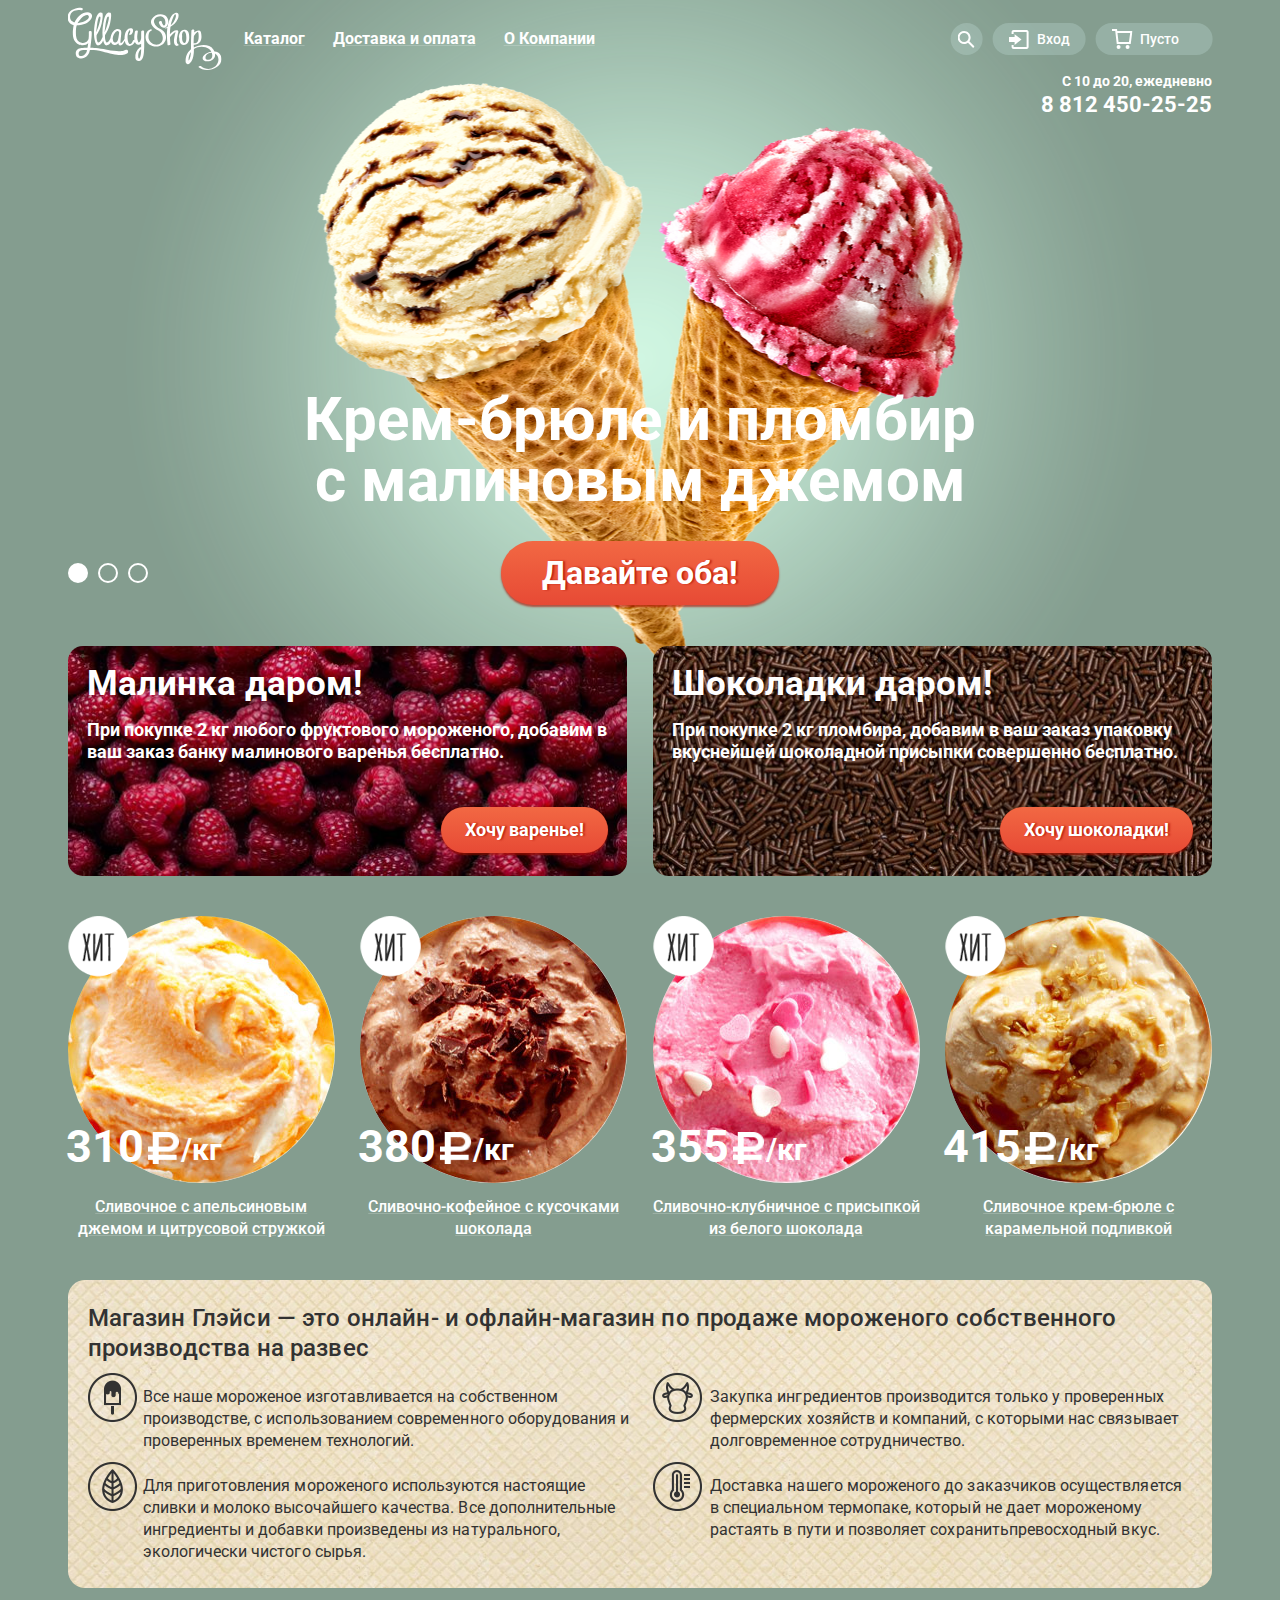
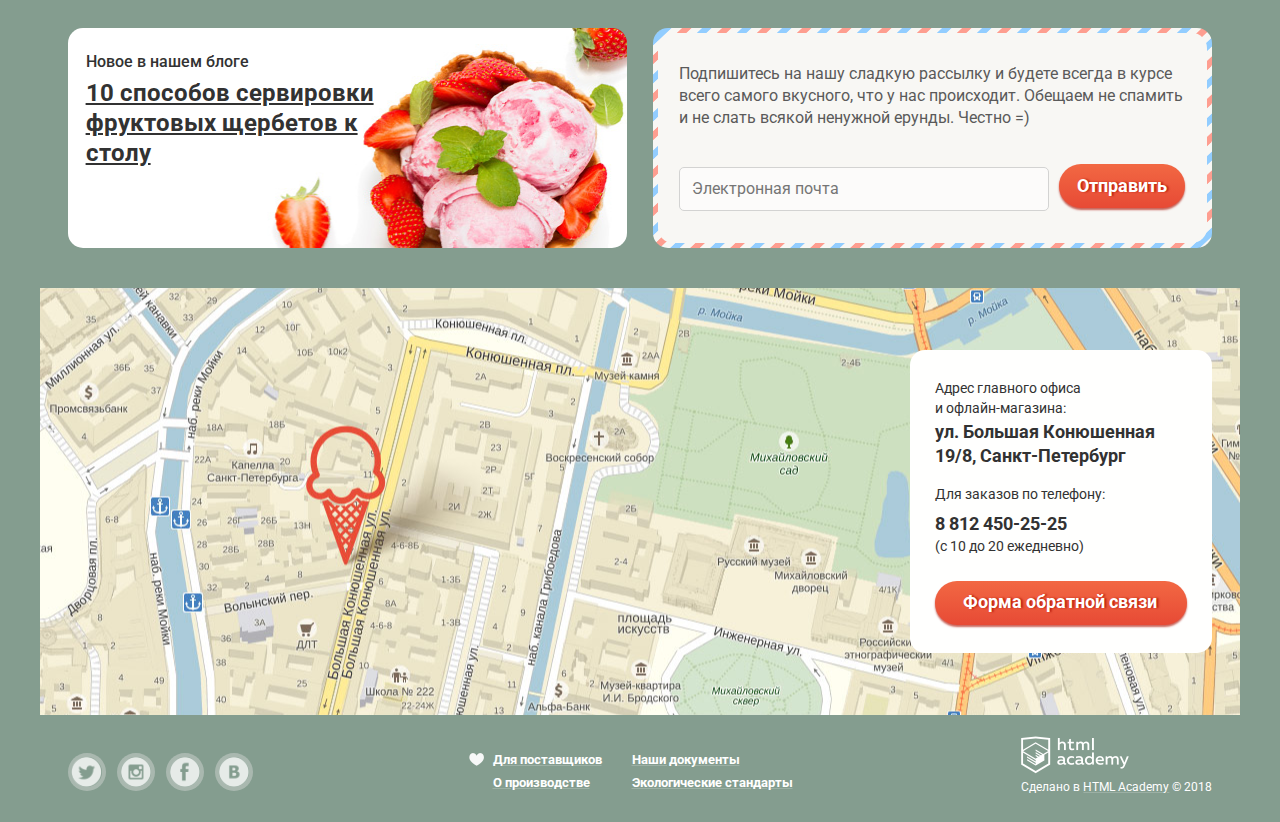
<file: index.html>
<!DOCTYPE html>
<html lang="ru">
    <head>
        <meta charset="utf-8">
        <title>HTML Academy: Глейси</title>
        <link href="https://fonts.googleapis.com/css?family=Roboto:400,500,700" rel="stylesheet">
        <link rel="stylesheet" href="css/normalize.css">
        <link rel="stylesheet" href="css/style.css">
    </head>

    <body>
        <div class="page__wrapper">
            <h1 class="visually-hidden">Магазин мороженого</h1>
            <header class="header">
                <div class="header__item">
                    <img class="header__logo-link" src="img/index-logo.svg" alt="Глейси" width="154" height="64">
                    <nav class="header__navigation">
                        <ul class="header__navigation-items">
                            <li class="header__navigation-item">
                                <a class="header__navigation-link" href="#">Каталог</a>
                                <div class="header__navigation-dropped--wrap">
                                    <ul class="header__navigation-dropped">
                                        <li>
                                            <a class="header__navigation-dropped-link--title" href="#">Новинки</a>
                                        </li>
                                        <li>
                                            <a class="header__navigation-dropped-link" href="catalog.html">Сливочное</a>
                                        </li>
                                        <li>
                                            <a class="header__navigation-dropped-link" href="#">Щербеты</a>
                                        </li>
                                        <li>
                                            <a class="header__navigation-dropped-link" href="#">Фруктовый лед</a>
                                        </li>
                                        <li>
                                            <a class="header__navigation-dropped-link" href="#">Мелорин</a>
                                        </li>
                                    </ul>
                                </div>
                            </li>
                            <li class="header__navigation-item">
                                <a class="header__navigation-link" href="#">Доставка и оплата</a>
                            </li>
                            <li class="header__navigation-item">
                                <a class="header__navigation-link" href="#">О Компании</a>
                            </li>
                        </ul>
                    </nav>
                </div>
                <div class="header__item">
                    <div class="header__item-control">
                        <div class="header__search">
                            <img class="header__search-picture" src="img/loop.svg" alt="Поиск">
                            <img class="header__search-picture" src="img/loop-black.svg" alt="Поиск">
                            <form class="header__search-dropped" method="get" action="https://echo.htmlacademy.ru">
                                <div class="header__search-dropped__wraper">
                                    <label for="header__search-field"></label>
                                    <input class="header__search-dropped__input" id="header__search-field" type="text" name="header__search-field" value="" placeholder="Что ищем?">
                                </div>
                            </form>
                        </div>
                        <div class="header__login">
                            <img class="header__login-picture" src="img/entrance.svg" alt="Вход">
                            <img class="header__login-picture" src="img/entrance-black.svg" alt="Вход">
                            <p class="header__login-description">Вход</p>
                            <form class="header__login-dropped" method="post" action="https://echo.htmlacademy.ru">
                                <div class="header__login-dropped--wrapper">
                                    <label for="header__login-email-field"></label>
                                    <input class="header__login-dropped__input" id="header__login-email-field" type="email" name="header__login-email-field" value="" placeholder="Электронная почта">
                                    <label for="header__login-password-field"></label>
                                    <input class="header__login-dropped__input" id="header__login-password-field" type="password" name="header__login-password-field" value="" placeholder="Пароль">
                                    <button class="header__login-btn">Войти</button>
                                    <div class="header__login-links">
                                        <a class="header__login-link" href="#">Забыли пароль?</a>
                                        <a class="header__login-link" href="#">Новая регистрация</a>
                                    </div>
                                </div>
                            </form>
                        </div>
                        <a class="header__basket" href="#">
                            <img class="header__basket-picture" src="img/basket.svg" alt="Корзина">
                            <img class="header__basket-picture" src="img/basket-full.svg" alt="Корзина">
                            <p class="header__basket-description">Пусто</p>
                        </a>
                        <div class="dropped__basket" style="display: none">
                            <div class="dropped__basket-item">
                                Товар№1
                            </div>
                            <div class="dropped__basket-item">
                                Товар№2
                            </div>
                        </div>
                        <div class="header__item-mode">
                            <p class="header__item-mode-time">C 10 до 20, ежедневно</p>
                            <a class="header__item-mode-phone" href="tel:88124502525">8 812 450-25-25</a>
                        </div>
                    </div>
                </div>
            </header>

            <main>
                <div class="slider">
                    <input id="first" class="slider__input-switcher visually-hidden" type="radio" name="slider" value="1" checked>
                    <label class="slider-switcher slider-switcher--1" for="first"></label>
                    <div class="slider__item">
                        <img class="slider-picture" src="img/first-slide.png" alt="Мороженое" width="1045" height="881">
                        <p class="slider-description">Крем-брюле и пломбир с малиновым джемом</p>
                        <a class="slider-link" href="#">Давайте оба!</a>
                    </div>

                    <input id="second" class="slider__input-switcher visually-hidden" type="radio" name="slider" value="2">
                    <label class="slider-switcher slider-switcher--2" for="second"></label>
                    <div class="slider__item">
                        <img class="slider-picture" src="img/second-slide.png" alt="Мороженое" width="1045" height="881">
                        <p class="slider-description">Шоколадный пломбир и лимонный сорбет</p>
                        <a class="slider-link" href="#">Давайте оба!</a>
                    </div>

                    <input id="third" class="slider__input-switcher visually-hidden" type="radio" name="slider" value="3">
                    <label class="slider-switcher slider-switcher--3" for="third"></label>
                    <div class="slider__item">
                        <img class="slider-picture" src="img/third-slide.png" alt="Мороженое" width="1045" height="881">
                        <p class="slider-description">Пломбир с помадкой и клубничный щербет</p>
                        <a class="slider-link" href="#">Давайте оба!</a>
                    </div>
                </div>
                <section class="main__container">
                    <div class="promo">
                        <h2 class="visually-hidden">Акция</h2>
                        <h3 class="promo-title">Малинка даром!</h3>
                        <p class="promo-description">При покупке 2 кг любого фруктового мороженого, добавим в ваш заказ банку малинового варенья бесплатно.</p>
                        <a class="promo-btn" href="#">Хочу варенье!</a>
                    </div>
                    <div class="promo">
                        <h2 class="visually-hidden">Акция</h2>
                        <h3 class="promo-title">Шоколадки даром!</h3>
                        <p class="promo-description">При покупке 2 кг пломбира, добавим в ваш заказ упаковку вкуснейшей шоколадной присыпки совершенно бесплатно.</p>
                        <a class="promo-btn" href="#">Хочу шоколадки!</a>
                    </div>
                </section>
                <section>
                    <h2 class="visually-hidden">Популярные товары</h2>
                    <div class="popular-items">
                        <div class="popular__item">
                            <div class="popular__item-picture--wrap">
                                <img class="popular__item-picture" src="img/ice-cream-1.jpg" alt="Мороженое" width="267" height="267">
                            </div>
                            <img class="popular__item-picture-hit" src="img/popular-item-hit.png" alt="Хит" width="61" height="61">
                            <p class="popular__item-price">
                                310
                                <img class="popular__item-picture-ruble" src="img/ruble.png" alt="Р" width="31" height="36">
                                <span class="popular__item-weight">/кг</span>
                            </p>
                            <a class="popular__item-link" href="#">Сливочное с апельсиновым джемом и цитрусовой стружкой</a>
                            <div class="popular__item-hover">
                                <button class="popular__item-quick">Быстрый просмотр</button>
                            </div>
                        </div>
                        <div class="popular__item">
                            <div class="popular__item-picture--wrap">
                                <img class="popular__item-picture" src="img/ice-cream-2.jpg" alt="Мороженое" width="267" height="267">
                            </div>
                            <img class="popular__item-picture-hit" src="img/popular-item-hit.png" alt="Хит" width="61" height="61">
                            <p class="popular__item-price">
                                380
                                <img class="popular__item-picture-ruble" src="img/ruble.png" alt="Р" width="31" height="36">
                                <span class="popular__item-weight">/кг</span>
                            </p>
                            <a class="popular__item-link" href="#">Сливочно-кофейное с кусочками шоколада</a>
                            <div class="popular__item-hover">
                                <button class="popular__item-quick">Быстрый просмотр</button>
                            </div>
                        </div>
                        <div class="popular__item">
                            <div class="popular__item-picture--wrap">
                                <img class="popular__item-picture" src="img/ice-cream-3.jpg" alt="Мороженое" width="267" height="267">
                            </div>
                            <img class="popular__item-picture-hit" src="img/popular-item-hit.png" alt="Хит" width="61" height="61">
                            <p class="popular__item-price">
                                355
                                <img class="popular__item-picture-ruble" src="img/ruble.png" alt="Р" width="31" height="36">
                                <span class="popular__item-weight">/кг</span>
                            </p>
                            <a class="popular__item-link" href="#">Сливочно-клубничное с присыпкой из белого шоколада</a>
                            <div class="popular__item-hover">
                                <button class="popular__item-quick">Быстрый просмотр</button>
                            </div>
                        </div>
                        <div class="popular__item">
                            <div class="popular__item-picture--wrap">
                                <img class="popular__item-picture" src="img/ice-cream-4.jpg" alt="Мороженое" width="267" height="267">
                            </div>
                            <img class="popular__item-picture-hit" src="img/popular-item-hit.png" alt="Хит" width="61" height="61">
                            <p class="popular__item-price">
                                415
                                <img class="popular__item-picture-ruble" src="img/ruble.png" alt="Р" width="31" height="36">
                                <span class="popular__item-weight">/кг</span>
                            </p>
                            <a class="popular__item-link" href="#">Сливочное крем-брюле с карамельной подливкой</a>
                            <div class="popular__item-hover">
                                <button class="popular__item-quick">Быстрый просмотр</button>
                            </div>
                        </div>
                    </div>
                </section>
                <section class="advantages">
                    <h2 class="visually-hidden">О компании</h2>
                    <h3 class="advantages__title">Магазин Глэйси — это онлайн- и офлайн-магазин по продаже мороженого собственного производства на развес</h3>
                    <div class="advantages__items">
                        <div class="advantages__item">
                            <img class="advantages__item-picture" src="img/ice.png" alt="Мороженое" width="49" height="49">
                            <p class="advantages__item-description">
                                Все наше мороженое изготавливается на собственном производстве, с использованием современного оборудования и проверенных временем технологий.
                            </p>
                        </div>
                        <div class="advantages__item">
                            <img class="advantages__item-picture" src="img/cow.png" alt="Корова" width="49" height="49">
                            <p class="advantages__item-description">
                                Закупка ингредиентов производится только у проверенных фермерских хозяйств и компаний, с которыми нас связывает долговременное сотрудничество.
                            </p>
                        </div>
                        <div class="advantages__item">
                            <img class="advantages__item-picture" src="img/leaf.png" alt="Листик" width="49" height="49">
                            <p class="advantages__item-description">
                                Для приготовления мороженого используются настоящие сливки и молоко высочайшего качества. Все дополнительные ингредиенты и добавки произведены из натурального, экологически чистого сырья.
                            </p>
                        </div>
                        <div class="advantages__item">
                            <img class="advantages__item-picture" src="img/thermometer.png" alt="Градусник" width="49" height="49">
                            <p class="advantages__item-description">
                                Доставка нашего мороженого до заказчиков осуществляется в специальном термопаке, который не дает мороженому растаять в пути и позволяет сохранитьпревосходный вкус.
                            </p>
                        </div>
                    </div>
                </section>
                <section class="main__container">
                    <article class="blog">
                        <h2 class="visually-hidden">Блог</h2>
                        <p class="blog__title">Новое в нашем блоге</p>
                        <a class="blog__link" href="#">10 способов сервировки фруктовых щербетов к столу</a>
                    </article>
                    <div class="distribution">
                        <div class="distribution__wrap">
                            <p class="distribution-description">
                                Подпишитесь на нашу сладкую рассылку и будете всегда в курсе всего самого вкусного, что у нас происходит. Обещаем не спамить и не слать всякой ненужной ерунды. Честно =)
                            </p>
                            <form class="distribution-form" method="post" action="https://echo.htmlacademy.ru">
                                <label for="distribution-email"></label>
                                <input class="distribution-email" id="distribution-email" type="email" name="email" value="" placeholder="Электронная почта">
                                <button class="distribution-btn">Отправить</button>
                            </form>
                        </div>
                    </div>
                </section>
                <section class="contacts">
                    <div class="contacts-menu">
                        <p class="contacts-address">Адрес главного офиса<br>и офлайн-магазина:</p>
                        <p class="contacts-address-magnified">ул. Большая Конюшенная<br>19/8, Санкт-Петербург</p>
                        <p class="contacts-address">Для заказов по телефону:</p>
                        <a class="contacts-link" href="tel:88124502525">
                            8 812 450-25-25
                            <p class="contacts-address">(с 10 до 20 ежедневно)</p>
                        </a>
                        <a class="contacts-btn" href="feedback.html">Форма обратной связи</a>
                    </div>
                </section>
            </main>

            <footer class="footer">
                <div class="footer__social">
                    <a class="footer__social-link social-link__twitter" href="#" target="_blank">
                        <span class="visually-hidden">Twitter</span>
                    </a>
                    <a class="footer__social-link social-link__instagram" href="#" target="_blank">
                        <span class="visually-hidden">Instagram</span>
                    </a>
                    <a class="footer__social-link social-link__facebook" href="#" target="_blank">
                        <span class="visually-hidden">Facebook</span>
                    </a>
                    <a class="footer__social-link social-link-vk" href="#" target="_blank">
                        <span class="visually-hidden">ВКонтакте</span>
                    </a>
                </div>
                <div class="footer__production-info">
                    <a class="footer__production-info-like" href="#">
                        <span class="visually-hidden">like</span>
                    </a>
                    <div class="footer__production-info__wrap">
                        <a class="footer__production-info-link" href="#">Для поставщиков</a>
                        <a class="footer__production-info-link" href="#">О производстве</a>
                    </div>
                    <div class="footer__production-info__wrap">
                        <a class="footer__production-info-link" href="#">Наши документы</a>
                        <a class="footer__production-info-link" href="#">Экологические стандарты</a>
                    </div>
                </div>
                <div class="footer__copyright">
                    <a class="footer__copyright-picture" href="https://up.htmlacademy.ru/htmlcss/20" target="_blank"></a>
                    <p class="footer__copyright-description">
                        Сделано в 
                        <a class="footer__production-info-link" href="https://up.htmlacademy.ru/htmlcss/20" target="_blank">HTML Academy</a>
                        © 2018
                    </p>
                </div>
            </footer>
        </div>

        <div class="feedback__popup">
            <div class="feedback">
                <h2 class="feedback__title">Мы обязательно вам ответим!</h2>
                <button class="feedback__btn-close" type="button">x</button>
                <form class="feedback__form" id="feedback-form" action="https://echo.htmlacademy.ru" method="post">
                    <label for="user-name"></label>
                    <input class="feedback__form-name" id="user-name" type="text" name="user-name" placeholder="Как вас зовут?">
                    <label for="user-email"></label>
                    <input class="feedback__form-email" id="user-email" type="email" name="user-email" placeholder="Ваша почта для ответа?">
                    <label for="user-message"></label>
                    <textarea class="feedback__form-description" id="user-message" name="user-message" placeholder="Напишите что-нибудь..."></textarea>
                    <button class="feedback__form-btn">Отправить</button>
                </form>
            </div>
        </div>
        <script src="js/script.js"></script>
    </body>
</html>
</file>
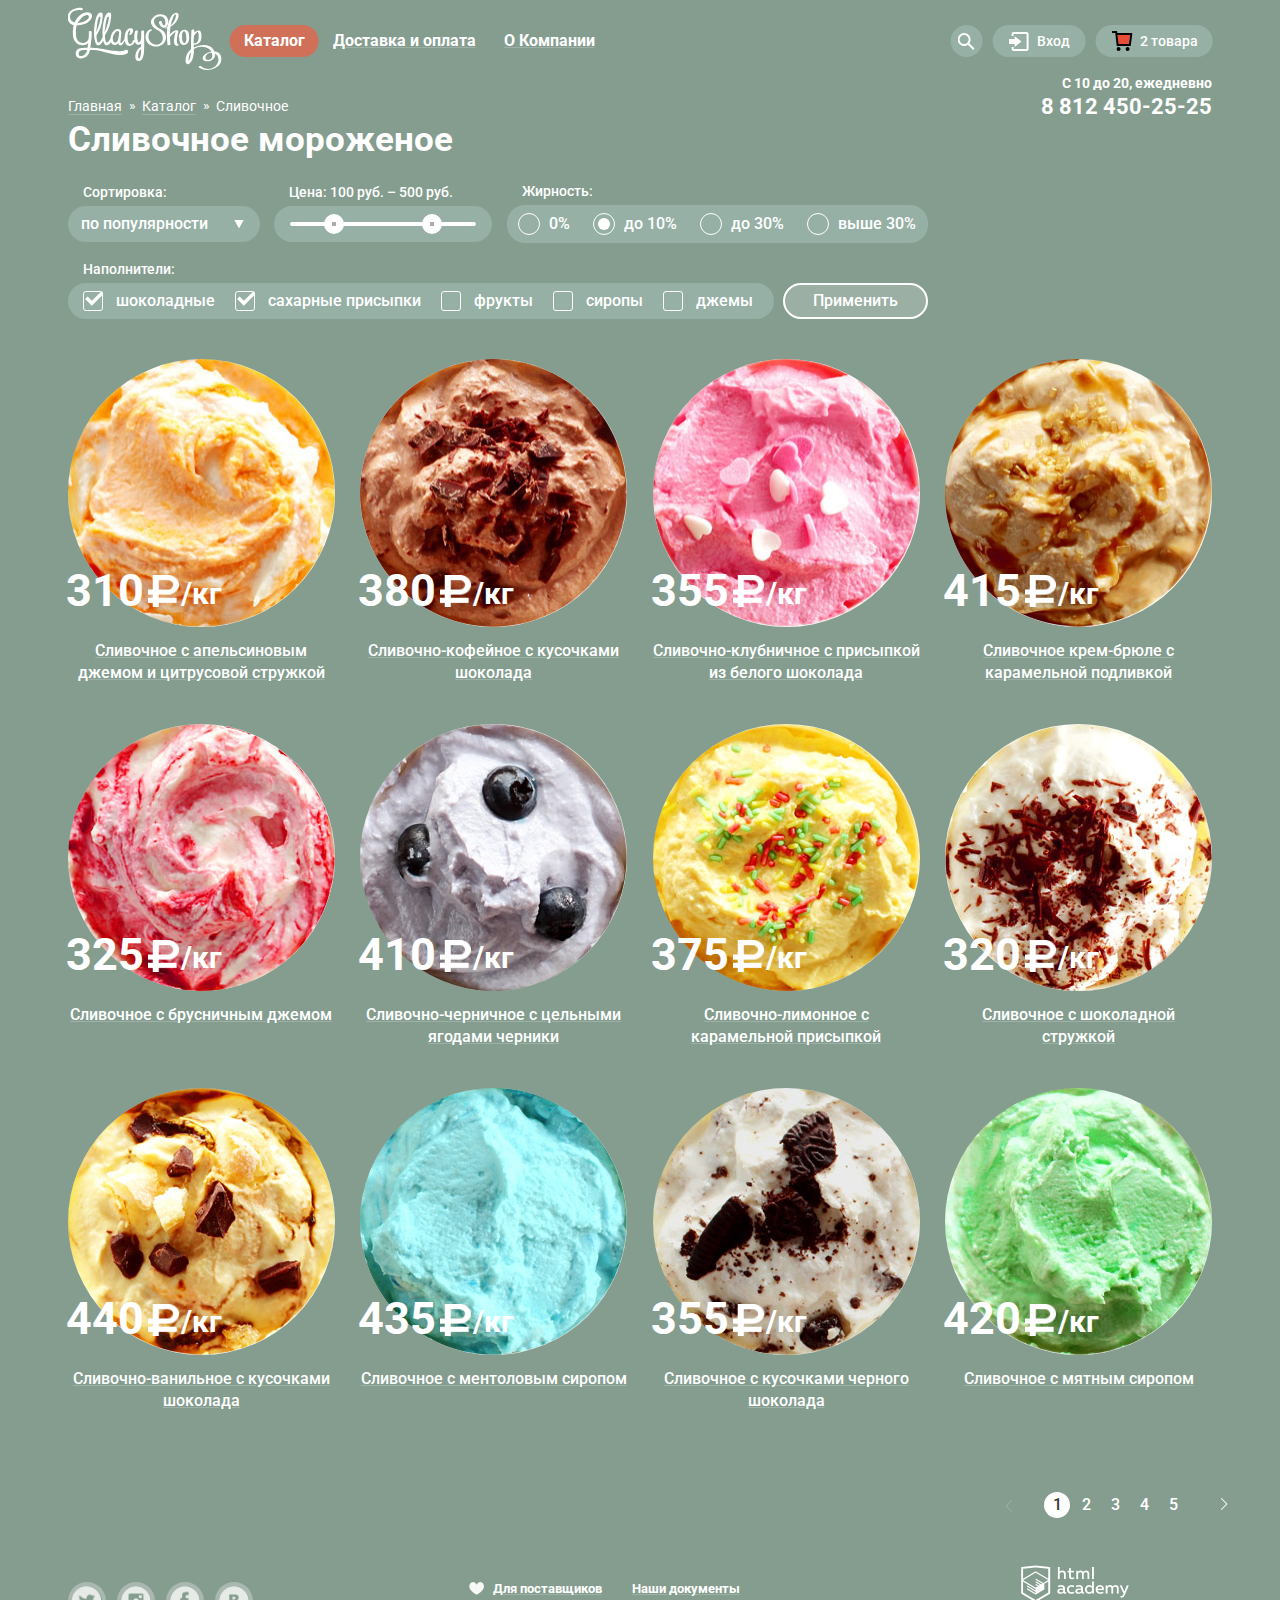
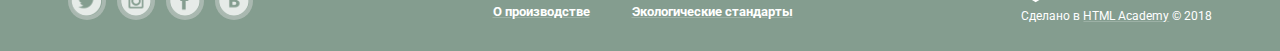
<file: catalog.html>
<!DOCTYPE html>
<html lang="ru">
    <head>
    <meta charset="utf-8">
        <title>Каталог</title>
        <link href="https://fonts.googleapis.com/css?family=Roboto:400,500,700" rel="stylesheet">
        <link rel="stylesheet" href="css/normalize.css">
        <link rel="stylesheet" href="css/style.css">
    </head>

    <body>
        <div class="page__wrapper">
            <h1 class="visually-hidden">Магазин мороженого</h1>
            <header class="header">
                <div class="header__item">
                    <a class="header__logo-link header__logo-link--active" href="index.html">
                        <img  src="img/index-logo.svg" alt="Глейси" width="154" height="64">
                    </a>
                    <nav class="header__navigation">
                        <ul class="header__navigation-items">
                            <li class="header__navigation-item">
                                <a class="header__navigation-link header__navigation-link--active" href="#">Каталог</a>
                                <div class="header__navigation-dropped--wrap">
                                    <ul class="header__navigation-dropped">
                                        <li>
                                            <a class="header__navigation-dropped-link--title" href="#">Новинки</a>
                                        </li>
                                        <li>
                                            <a class="header__navigation-dropped-link header__navigation-dropped-link--active" href="#">Сливочное</a>
                                        </li>
                                        <li>
                                            <a class="header__navigation-dropped-link" href="#">Щербеты</a>
                                        </li>
                                        <li>
                                            <a class="header__navigation-dropped-link" href="#">Фруктовый лед</a>
                                        </li>
                                        <li>
                                            <a class="header__navigation-dropped-link" href="#">Мелорин</a>
                                        </li>
                                    </ul>
                                </div>
                            </li>
                            <li class="header__navigation-item">
                                <a class="header__navigation-link" href="#">Доставка и оплата</a>
                            </li>
                            <li class="header__navigation-item">
                                <a class="header__navigation-link" href="#">О Компании</a>
                            </li>
                        </ul>
                    </nav>
                </div>
                <div class="header__item">
                    <div class="header__item-control">
                        <div class="header__search">
                            <img class="header__search-picture" src="img/loop.svg" alt="Поиск">
                            <img class="header__search-picture" src="img/loop-black.svg" alt="Поиск">
                            <form class="header__search-dropped" method="get" action="https://echo.htmlacademy.ru">
                                <div class="header__search-dropped__wraper">
                                    <label for="header__search-field"></label>
                                    <input class="header__search-dropped__input" id="header__search-field" type="text" name="header__search-field" value="" placeholder="Что ищем?">
                                </div>
                            </form>
                        </div>
                        <div class="header__login">
                            <img class="header__login-picture" src="img/entrance.svg" alt="Вход">
                            <img class="header__login-picture" src="img/entrance-black.svg" alt="Вход">
                            <p class="header__login-description">Вход</p>
                            <form class="header__login-dropped" method="post" action="https://echo.htmlacademy.ru">
                                <div class="header__login-dropped--wrapper">
                                    <label for="header__login-email-field"></label>
                                    <input class="header__login-dropped__input" id="header__login-email-field" type="email" name="header__login-email-field" value="" placeholder="Электронная почта">
                                    <label for="header__login-password-field"></label>
                                    <input class="header__login-dropped__input" id="header__login-password-field" type="password" name="header__login-password-field" value="" placeholder="Пароль">
                                    <button class="header__login-btn">Войти</button>
                                    <div class="header__login-links">
                                        <a class="header__login-link" href="#">Забыли пароль?</a>
                                        <a class="header__login-link" href="#">Новая регистрация</a>
                                    </div>
                                </div>
                            </form>
                        </div>
                        <a class="header__basket header__basket--active" href="#">
                            <img class="header__basket-picture" src="img/basket.svg" alt="Корзина">
                            <img class="header__basket-picture" src="img/basket-full.svg" alt="Корзина">
                            <p class="header__basket-description">Пусто</p>
                            <p class="header__basket-description">2 товара</p>
                        </a>
                        <div class="dropped__basket" style="display: none">
                            <div class="dropped__basket-item">
                                Товар№1
                            </div>
                            <div class="dropped__basket-item">
                                Товар№2
                            </div>
                        </div>
                        <div class="header__item-mode">
                            <p class="header__item-mode-time">C 10 до 20, ежедневно</p>
                            <a class="header__item-mode-phone" href="tel:88124502525">8 812 450-25-25</a>
                        </div>
                    </div>
                </div>
            </header>

            <main>
                <div class="breadcrumbs">
                    <ul class="breadcrumbs__items">
                        <li class="breadcrumbs__item">
                            <a class="breadcrumbs__link" href="index.html">
                                <span class="breadcrumbs__link-content">Главная</span>
                            </a>
                        </li>
                        <li class="breadcrumbs__item">
                            <a class="breadcrumbs__link" href="#">
                                <span class="breadcrumbs__link-content">Каталог</span>
                            </a>
                        </li>
                        <li class="breadcrumbs__item">
                            <a class="breadcrumbs__link  breadcrumbs__link--active">
                                <span class="breadcrumbs__link-content">Сливочное</span>
                            </a>
                        </li>
                    </ul>
                </div>
                <section class="catalog__filter">
                    <h2 class="catalog__caption">Сливочное мороженое</h2>
                    <form class="filter-form" id="filter-form" action="/" method="get">
                        <fieldset class="filter-form__item">
                            <legend class="filter-form__title">Сортировка:</legend>
                            <select class="filter-form__sort" name="sort">
                                <option value="pop">по популярности</option>
                                <option value="expensive">сначала недорогие</option>
                                <option value="cheap">сначала дорогие</option>
                                <option value="fatcontent">по жирности</option>
                            </select>
                            <span class="filter-form__sort-icon"></span>
                        </fieldset>
                        <fieldset class="filter-form__item filter-form__item-range">
                            <legend class="filter-form__title">
                                Цена: <span class="filter-form__price">100</span> руб. – <span class="filter-form__price">500</span> руб.
                            </legend>
                            <input class="filter-form__price-range" type="range" min="0" max="500" step="10">
                            <div class="range-line"></div>
                            <div class="range-select"></div>
                            <div class="range-select range-select--right"></div>
                        </fieldset>
                        <fieldset class="filter-form__item">
                            <legend class="filter-form__title">Жирность:</legend>
                            <ul class="filter-form__fatcontent">
                                <li class="filter-form__fatcontent-item">
                                    <label class="filter-form__radio-control">
                                        <input class="filter-form__radio" type="radio" name="fatcontent" value="#">
                                        <span class="filter-form__radio-icon"></span>
                                        <span class="filter-form__radio-label">0%</span>
                                    </label>
                                </li>
                                <li class="filter-form__fatcontent-item">
                                    <label class="filter-form__radio-control">
                                        <input class="filter-form__radio" type="radio" name="fatcontent" value="#" checked>
                                        <span class="filter-form__radio-icon"></span>
                                        <span class="filter-form__radio-label">до 10%</span>
                                    </label>
                                </li>
                                <li class="filter-form__fatcontent-item">
                                    <label class="filter-form__radio-control">
                                        <input class="filter-form__radio" type="radio" name="fatcontent" value="#">
                                        <span class="filter-form__radio-icon"></span>
                                        <span class="filter-form__radio-label">до 30%</span>
                                    </label>
                                </li>
                                <li class="filter-form__fatcontent-item">
                                    <label class="filter-form__radio-control">
                                        <input class="filter-form__radio" type="radio" name="fatcontent" value="#">
                                        <span class="filter-form__radio-icon"></span>
                                        <span class="filter-form__radio-label">выше 30%</span>
                                    </label>
                                </li>
                            </ul>
                        </fieldset>
                        <fieldset class="filter-form__item">
                            <legend class="filter-form__title">Наполнители:</legend>
                            <ul class="filter-form__fillers">
                                <li class="filter-form__fillers-item">
                                    <label class="filter-form__checkbox-control">
                                        <input class="filter-form__checkbox" type="checkbox" name="filler-chocolate" checked>
                                        <span class="filter-form__checkbox-icon"></span>
                                        <span class="filter-form__checkbox-label">шоколадные</span>
                                    </label>
                                </li>
                                <li class="filter-form__fillers-item">
                                    <label class="filter-form__checkbox-control">
                                        <input class="filter-form__checkbox" type="checkbox" name="filler-sugar" checked>
                                        <span class="filter-form__checkbox-icon"></span>
                                        <span class="filter-form__checkbox-label">сахарные присыпки</span>
                                    </label>
                                </li>
                                <li class="filter-form__fillers-item">
                                    <label class="filter-form__checkbox-control">
                                        <input class="filter-form__checkbox" type="checkbox" name="filler-fruit">
                                        <span class="filter-form__checkbox-icon"></span>
                                        <span class="filter-form__checkbox-label">фрукты</span>
                                    </label>
                                </li>
                                <li class="filter-form__fillers-item">
                                    <label class="filter-form__checkbox-control">
                                        <input class="filter-form__checkbox" type="checkbox" name="filler-syrup">
                                        <span class="filter-form__checkbox-icon"></span>
                                        <span class="filter-form__checkbox-label">сиропы</span>
                                    </label>
                                </li>
                                <li class="filter-form__fillers-item">
                                    <label class="filter-form__checkbox-control">
                                        <input class="filter-form__checkbox" type="checkbox" name="filler-jam">
                                        <span class="filter-form__checkbox-icon"></span>
                                        <span class="filter-form__checkbox-label">джемы</span>
                                    </label>
                                </li>
                            </ul>
                        </fieldset>
                        <input class="filter-form__btn" type="submit" value="Применить">
                    </form>
                </section>
                <section>
                    <h2 class="visually-hidden">Популярные товары</h2>
                    <div class="popular-items">
                        <div class="popular__item">
                            <div class="popular__item-picture--wrap">
                                <img class="popular__item-picture" src="img/ice-cream-1.jpg" alt="Мороженое" width="267" height="267">
                            </div>
                            <p class="popular__item-price">
                                310
                                <img class="popular__item-picture-ruble" src="img/ruble.png" alt="Р" width="31" height="36">
                                <span class="popular__item-weight">/кг</span>
                            </p>
                            <a class="popular__item-link" href="#">Сливочное с апельсиновым джемом и цитрусовой стружкой</a>
                            <div class="popular__item-hover">
                                <button class="popular__item-quick">Быстрый просмотр</button>
                            </div>
                        </div>
                        <div class="popular__item">
                            <div class="popular__item-picture--wrap">
                                <img class="popular__item-picture" src="img/ice-cream-2.jpg" alt="Мороженое" width="267" height="267">
                            </div>
                            <p class="popular__item-price">
                                380
                                <img class="popular__item-picture-ruble" src="img/ruble.png" alt="Р" width="31" height="36">
                                <span class="popular__item-weight">/кг</span>
                            </p>
                            <a class="popular__item-link" href="#">Сливочно-кофейное с кусочками шоколада</a>
                            <div class="popular__item-hover">
                                <button class="popular__item-quick">Быстрый просмотр</button>
                            </div>
                        </div>
                        <div class="popular__item">
                            <div class="popular__item-picture--wrap">
                                <img class="popular__item-picture" src="img/ice-cream-3.jpg" alt="Мороженое" width="267" height="267">
                            </div>
                            <p class="popular__item-price">
                                355
                                <img class="popular__item-picture-ruble" src="img/ruble.png" alt="Р" width="31" height="36">
                                <span class="popular__item-weight">/кг</span>
                            </p>
                            <a class="popular__item-link" href="#">Сливочно-клубничное с присыпкой из белого шоколада</a>
                            <div class="popular__item-hover">
                                <button class="popular__item-quick">Быстрый просмотр</button>
                            </div>
                        </div>
                        <div class="popular__item">
                            <div class="popular__item-picture--wrap">
                                <img class="popular__item-picture" src="img/ice-cream-4.jpg" alt="Мороженое" width="267" height="267">
                            </div>
                            <p class="popular__item-price">
                                415
                                <img class="popular__item-picture-ruble" src="img/ruble.png" alt="Р" width="31" height="36">
                                <span class="popular__item-weight">/кг</span>
                            </p>
                            <a class="popular__item-link" href="#">Сливочное крем-брюле с карамельной подливкой</a>
                            <div class="popular__item-hover">
                                <button class="popular__item-quick">Быстрый просмотр</button>
                            </div>
                        </div>
                        <div class="popular__item">
                            <div class="popular__item-picture--wrap">
                                <img class="popular__item-picture" src="img/ice-cream-5.jpg" alt="Мороженое" width="267" height="267">
                            </div>
                            <p class="popular__item-price">
                                325
                                <img class="popular__item-picture-ruble" src="img/ruble.png" alt="Р" width="31" height="36">
                                <span class="popular__item-weight">/кг</span>
                            </p>
                            <a class="popular__item-link" href="#">Сливочное с брусничным джемом</a>
                            <div class="popular__item-hover">
                                <button class="popular__item-quick">Быстрый просмотр</button>
                            </div>
                        </div>
                        <div class="popular__item">
                            <div class="popular__item-picture--wrap">
                                <img class="popular__item-picture" src="img/ice-cream-6.jpg" alt="Мороженое" width="267" height="267">
                            </div>
                            <p class="popular__item-price">
                                410
                                <img class="popular__item-picture-ruble" src="img/ruble.png" alt="Р" width="31" height="36">
                                <span class="popular__item-weight">/кг</span>
                            </p>
                            <a class="popular__item-link" href="#">Сливочно-черничное с цельными ягодами черники</a>
                            <div class="popular__item-hover">
                                <button class="popular__item-quick">Быстрый просмотр</button>
                            </div>
                        </div>
                        <div class="popular__item">
                            <div class="popular__item-picture--wrap">
                                <img class="popular__item-picture" src="img/ice-cream-7.jpg" alt="Мороженое" width="267" height="267">
                            </div>
                            <p class="popular__item-price">
                                375
                                <img class="popular__item-picture-ruble" src="img/ruble.png" alt="Р" width="31" height="36">
                                <span class="popular__item-weight">/кг</span>
                            </p>
                            <a class="popular__item-link" href="#">Сливочно-лимонное с карамельной присыпкой</a>
                            <div class="popular__item-hover">
                                <button class="popular__item-quick">Быстрый просмотр</button>
                            </div>
                        </div>
                        <div class="popular__item">
                            <div class="popular__item-picture--wrap">
                                <img class="popular__item-picture" src="img/ice-cream-8.jpg" alt="Мороженое" width="267" height="267">
                            </div>
                            <p class="popular__item-price">
                                320
                                <img class="popular__item-picture-ruble" src="img/ruble.png" alt="Р" width="31" height="36">
                                <span class="popular__item-weight">/кг</span>
                            </p>
                            <a class="popular__item-link" href="#">Сливочное с шоколадной стружкой</a>
                            <div class="popular__item-hover">
                                <button class="popular__item-quick">Быстрый просмотр</button>
                            </div>
                        </div>
                        <div class="popular__item">
                            <div class="popular__item-picture--wrap">
                                <img class="popular__item-picture" src="img/ice-cream-9.jpg" alt="Мороженое" width="267" height="267">
                            </div>
                            <p class="popular__item-price">
                                440
                                <img class="popular__item-picture-ruble" src="img/ruble.png" alt="Р" width="31" height="36">
                                <span class="popular__item-weight">/кг</span>
                            </p>
                            <a class="popular__item-link" href="#">Сливочно-ванильное с кусочками шоколада</a>
                            <div class="popular__item-hover">
                                <button class="popular__item-quick">Быстрый просмотр</button>
                            </div>
                        </div>
                        <div class="popular__item">
                            <div class="popular__item-picture--wrap">
                                <img class="popular__item-picture" src="img/ice-cream-10.jpg" alt="Мороженое" width="267" height="267">
                            </div>
                            <p class="popular__item-price">
                                435
                                <img class="popular__item-picture-ruble" src="img/ruble.png" alt="Р" width="31" height="36">
                                <span class="popular__item-weight">/кг</span>
                            </p>
                            <a class="popular__item-link" href="#">Сливочноe с ментоловым сиропом</a>
                            <div class="popular__item-hover">
                                <button class="popular__item-quick">Быстрый просмотр</button>
                            </div>
                        </div>
                        <div class="popular__item">
                            <div class="popular__item-picture--wrap">
                                <img class="popular__item-picture" src="img/ice-cream-11.jpg" alt="Мороженое" width="267" height="267">
                            </div>
                            <p class="popular__item-price">
                                355
                                <img class="popular__item-picture-ruble" src="img/ruble.png" alt="Р" width="31" height="36">
                                <span class="popular__item-weight">/кг</span>
                            </p>
                            <a class="popular__item-link" href="#">Сливочное с кусочками черного шоколада</a>
                            <div class="popular__item-hover">
                                <button class="popular__item-quick">Быстрый просмотр</button>
                            </div>
                        </div>
                        <div class="popular__item">
                            <div class="popular__item-picture--wrap">
                                <img class="popular__item-picture" src="img/ice-cream-12.jpg" alt="Мороженое" width="267" height="267">
                            </div>
                            <p class="popular__item-price">
                                420
                                <img class="popular__item-picture-ruble" src="img/ruble.png" alt="Р" width="31" height="36">
                                <span class="popular__item-weight">/кг</span>
                            </p>
                            <a class="popular__item-link" href="#">Сливочное с мятным сиропом</a>
                            <div class="popular__item-hover">
                                <button class="popular__item-quick">Быстрый просмотр</button>
                            </div>
                        </div>
                    </div>
                </section>
                <div class="paginator">
                    <a class="paginator__page-link paginator__arrow--prev paginator__page-link--disabled" href="#">
                        <img src="img/icon-arrow.svg" alt="назад" width="8" height="12">
                    </a>
                    <a class="paginator__page-link  paginator__page-link--active">1</a>
                    <a class="paginator__page-link" href="#">2</a>
                    <a class="paginator__page-link" href="#">3</a>
                    <a class="paginator__page-link" href="#">4</a>
                    <a class="paginator__page-link" href="#">5</a>
                    <a class="paginator__page-link paginator__arrow--next" href="#">
                        <img src="img/icon-arrow.svg" alt="вперед" width="8" height="12">
                    </a>
                </div>
            </main>

            <footer class="footer">
                <div class="footer__social">
                    <a class="footer__social-link social-link__twitter" href="#" target="_blank">
                        <span class="visually-hidden">Twitter</span>
                    </a>
                    <a class="footer__social-link social-link__instagram" href="#" target="_blank">
                        <span class="visually-hidden">Instagram</span>
                    </a>
                    <a class="footer__social-link social-link__facebook" href="#" target="_blank">
                        <span class="visually-hidden">Facebook</span>
                    </a>
                    <a class="footer__social-link social-link-vk" href="#" target="_blank">
                        <span class="visually-hidden">ВКонтакте</span>
                    </a>
                </div>
                <div class="footer__production-info">
                    <a class="footer__production-info-like" href="#">
                        <span class="visually-hidden">like</span>
                    </a>
                    <div class="footer__production-info__wrap">
                        <a class="footer__production-info-link" href="#">Для поставщиков</a>
                        <a class="footer__production-info-link" href="#">О производстве</a>
                    </div>
                    <div class="footer__production-info__wrap">
                        <a class="footer__production-info-link" href="#">Наши документы</a>
                        <a class="footer__production-info-link" href="#">Экологические стандарты</a>
                    </div>
                </div>
                <div class="footer__copyright">
                    <a class="footer__copyright-picture" href="https://up.htmlacademy.ru/htmlcss/20" target="_blank"></a>
                    <p class="footer__copyright-description">
                        Сделано в
                        <a class="footer__production-info-link" href="https://up.htmlacademy.ru/htmlcss/20" target="_blank">HTML Academy</a>
                        © 2018
                    </p>
                </div>
            </footer>
        </div>
    </body>
</html>
</file>
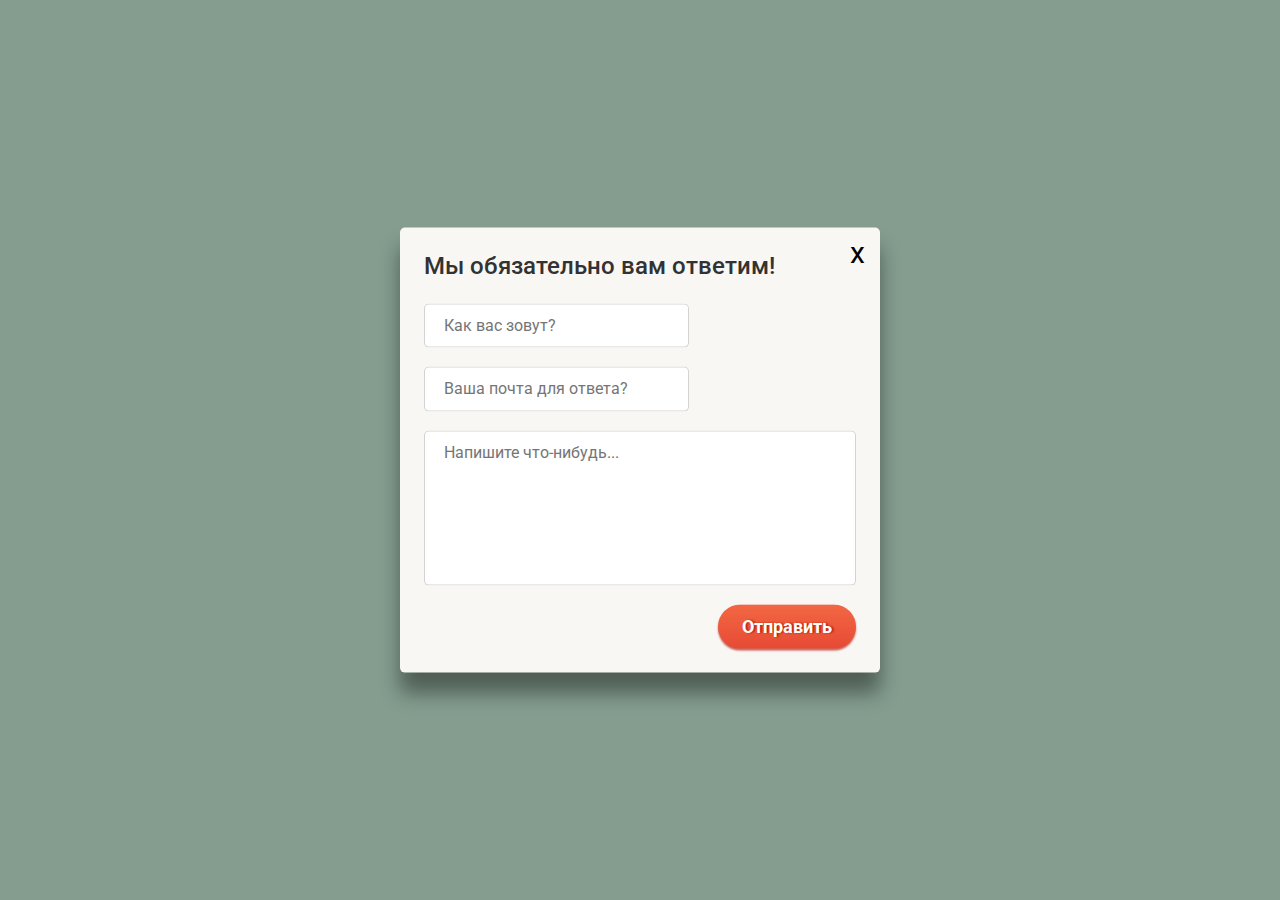
<file: feedback.html>
<!DOCTYPE html>
<html lang="ru">
    <head>
        <meta charset="utf-8">
        <title>HTML Academy: Глейси</title>
        <link href="https://fonts.googleapis.com/css?family=Roboto:400,500,700" rel="stylesheet">
        <link rel="stylesheet" href="css/normalize.css">
        <link rel="stylesheet" href="css/style.css">
    </head>

    <body>
        <div class="feedback__popup-visible">
            <div class="feedback">
                <h2 class="feedback__title">Мы обязательно вам ответим!</h2>
                <button class="feedback__btn-close" type="button">x</button>
                <form class="feedback__form" id="feedback-form" action="https://echo.htmlacademy.ru" method="post">
                    <label for="user-name"></label>
                    <input class="feedback__form-name" id="user-name" type="text" name="user-name" placeholder="Как вас зовут?">
                    <label for="user-email"></label>
                    <input class="feedback__form-email" id="user-email" type="email" name="user-email" placeholder="Ваша почта для ответа?">
                    <label for="user-message"></label>
                    <textarea class="feedback__form-description" id="user-message" name="user-message" placeholder="Напишите что-нибудь..."></textarea>
                    <button class="feedback__form-btn">Отправить</button>
                </form>
            </div>
        </div>
    </body>
</html>
</file>
<file: css/style.css>
html {
    box-sizing: border-box;
}

::before,
*::after {
    box-sizing: inherit;
}

body {
    font-family: "Roboto", "Arial", sans-serif;
    color: #fff;
    background-color: #849d8f;
}

* {
    box-sizing: border-box;
    margin: 0;
    padding: 0;
    border: none;
    outline: none;
}

.visually-hidden:not(:focus):not(:active),
input[type="checkbox"].visually-hidden,
input[type="radio"].visually-hidden {
    position: absolute;

    width: 1px;
    height: 1px;
    margin: -1px;
    border: 0;

    white-space: nowrap;

    clip-path: inset(100%);
    clip: rect(0 0 0 0);
    overflow: hidden;
}

.page__wrapper {
    position: relative;
    margin: 0 auto;
    max-width: 1200px;
    min-width: 941.4px;
    width: 100%;
    overflow: hidden;
}

.header {
    width: calc(100% - 4.6%);
    position: absolute;
    top: 0;
    left: 50%;
    transform: translate(-50%, 0%);
    z-index: 3;
    display: flex;
    align-items: stretch;
    justify-content: space-between;
    padding-top: 7px;
}

.header__item {
    display: flex;
    align-items: flex-start;
    flex-wrap: wrap;
    flex-shrink: 0;
    align-items: center;
}

.header__item:first-child {
    width: 65%;
}

.header__item:last-child {
    width: 35%;
}

.header__logo-link {
    flex-shrink: 0;
    pointer-events: none;
    cursor: default;
}

.header__logo-link--active {
    pointer-events: visible;
    cursor: pointer;
}

.header__navigation {
    padding-left: 8px;
}

.header__navigation-items {
    display: flex;
    align-items: flex-start;
    flex-wrap: wrap;
    list-style: none;
}

.header__navigation-item {
    flex-shrink: 0;
    position: relative;
}

.header__navigation-link {
    display: block;
    text-decoration: none;
    color: #fff;
    font-size: 16px;
    line-height: 18px;
    font-weight: 700;
    text-decoration: underline;
    text-decoration-color: rgba(255, 255, 255, 0.2);
    padding: 7px 14px;
    border-radius: 16px;
    border: none;
}

.header__navigation-item:hover > .header__navigation-link:hover {
    padding: 7px 14px;
    border-radius: 16px;
    background-color: #fff;
    border: none;
    color: #000;
}


.header__navigation-item:hover > .header__navigation-link:active {
    padding: 7px 14px;
    border-radius: 16px;
    background-color: #fff;
    box-shadow: inset 0px 2px 1px 0px #696969;
    border: none;
    color: #000;
}

.header__navigation-link--active {
    text-decoration: none;
    background-color: #d07058;
}

.header__navigation-dropped--wrap {
    display: none;
}

.header__navigation-item:hover > .header__navigation-dropped--wrap {
    display: block;
    position: absolute;
    top: 100%;
    left: -7px;
    padding-top: 12px;
    z-index: 10;
}

.header__navigation-dropped {
    display: block;
    list-style: none;
    min-width: 143px;
    background-color: #f8f7f4;
    border-radius: 5px;
    box-shadow: 0 20px 20px 0 rgba(0, 0, 0, .4);
    overflow: hidden;
}

.header__navigation-dropped-link--title {
    display: block;
    text-decoration: none;
    color: #343434;
    font-size: 14px;
    line-height: 16px;
    font-weight: 700;
    margin: 0 6px;
    padding: 12px 0 15px 21px;
    margin-bottom: 5px;
    border-bottom: 1px solid #d1d0ce;
    pointer-events: none;
}

.header__navigation-dropped-link {
    display: block;
    text-decoration: none;
    color: #343434;
    font-size: 14px;
    line-height: 16px;
    font-weight: normal;
    padding: 7px 0 7px 21px;
    margin-bottom: 10px;
}

.header__navigation-dropped-link:hover {
    background-color: #fbded8;
}

.header__navigation-dropped-link:active {
    background-color: #f6b5a5;
}

.header__navigation-dropped-link--active {
    background-color: #d07058;
}

.header__navigation-dropped-link--active:hover {
    background-color: #d07058;
}

.header__item-control {
    position: relative;
    width: 100%;
    display: flex;
    align-items: flex-start;
    justify-content: flex-end;
}

.header__search {
    display: flex;
    justify-content: center;
    align-items: center;
    position: relative;
    margin-right: 10px;
    width: 32px;
    height: 32px;
    border-radius: 16px;
    background-color: rgba(225, 255, 255, 0.2);
}

.header__search-picture:first-child {
    display: block;
}

.header__search-picture:nth-child(2) {
    display: none;
}

.header__search:hover {
    background-color: #f8f7f4;
}

.header__search:hover .header__search-picture:first-child {
    display: none;
}

.header__search:hover .header__search-picture:nth-child(2) {
    display: block;
}

.header__search-dropped {
    display: none;
}

.header__search:hover .header__search-dropped {
    display: block;
    position: absolute;
    top: 90%;
    right: 0;
    padding-top: 8px;
    z-index: 10;
}

.header__search-dropped__wraper {
    display: block;
    min-width: 340px;
    padding: 20px 17px;
    background-color: #f8f7f4;
    border-radius: 5px;
    box-shadow: 0 20px 20px 0 rgba(0, 0, 0, .4);
    cursor: default;
}

.header__search-dropped__input {
    display: block;
    width: 100%;
    height: 45px;
    border: 1px solid rgb(211, 211, 210);
    border-radius: 5px;
    background-color: rgb(255, 255, 255);
    padding-left: 12px;
}

.header__search-dropped__input:hover {
    border: 2px solid #c7c6c5;
    padding-left: 11px;
}

.header__search-dropped__input:focus {
    outline-offset: -2px;
    border: 2px solid #8fbdec;
    padding-left: 11px;
    font-weight: 700;
}

.header__login {
    margin-right: 10px;
    width: 93px;
    height: 32px;
    border-radius: 16px;
    background-color: rgba(225, 255, 255, 0.2);
    display: flex;
    justify-content: flex-start;
    align-items: center;
    position: relative;
}

.header__login-picture {
    margin-left: 16px;
}

.header__login-description {
    margin-left: 8px;
    font-size: 14px;
    line-height: 16px;
    font-weight: 500;
}

.header__login-picture:first-child {
    display: block;
}

.header__login-picture:nth-child(2) {
    display: none;
}

.header__login:hover {
    background-color: #f8f7f4;
}

.header__login:hover .header__login-picture:first-child {
    display: none;
}

.header__login:hover .header__login-picture:nth-child(2) {
    display: block;
}

.header__login:hover .header__login-description {
    color: #000;
}

.header__login-dropped {
    display: none;
}

.header__login:hover .header__login-dropped {

    display: block;
    position: absolute;
    top: 90%;
    right: 0;
    padding-top: 8px;
    z-index: 10;
}

.header__login-dropped--wrapper {
    display: flex;
    justify-content: flex-start;
    align-items: center;
    flex-wrap: wrap;
    width: 280px;
    padding: 20px 17px;
    background-color: #f8f7f4;
    border-radius: 5px;
    box-shadow: 0 20px 20px 0 rgba(0, 0, 0, .4);
    cursor: default;
}

.header__login-dropped__input {
    display: block;
    width: 100%;
    height: 45px;
    border: 1px solid rgb(211, 211, 210);
    border-radius: 5px;
    background-color: rgb(255, 255, 255);
    padding-left: 12px;
    margin-bottom: 20px;
}

.header__login-dropped__input:hover {
    border: 2px solid #c7c6c5;
    padding-left: 11px;
}

.header__login-dropped__input:focus {
    outline-offset: -2px;
    border: 2px solid #8fbdec;
    padding-left: 11px;
    font-weight: 700;
}

.header__login-btn {
    display: inline-block;
    background-color: #f06240;
    background-image: linear-gradient(#f26843 0%, #e74a35 100%);
    box-shadow: 0 2px 2px rgba(172, 16, 0, .64);
    border-radius: 22px;
    text-decoration: none;
    color: #fff;
    font-size: 18px;
    line-height: 24px;
    font-weight: 700;
    text-shadow: 2px 0 2px rgba(172, 16, 0, 0.76);
    padding: 10px 24px;
    cursor: pointer;
}

.header__login-btn:hover {
    background-color: #f58569;
    background-image: linear-gradient(to top, #ec6f5e, #f58569);
}

.header__login-btn:active {
    background-color: #dc5539;
    background-image: linear-gradient(to top, #e1613e, #d84732);
    box-shadow: 0 2px 2px rgba(167, 48, 31, 1) inset;
}

.header__login-links {
    display: flex;
    flex-direction: column;
    justify-content: center;
    align-items: stretch;
    padding-left: 15px;
}

.header__login-link {
    font-size: 13px;
    line-height: 24px;
    font-weight: normal;
    color: #323232;
}

.header__basket {
    width: 117px;
    height: 32px;
    border-radius: 16px;
    background-color: rgba(225, 255, 255, 0.2);
    text-decoration: none;
    display: flex;
    justify-content: flex-start;
    align-items: center;
}

.header__basket--active .header__basket-picture:nth-child(1) {
    display: none;
}

.header__basket--active .header__basket-picture:nth-child(2) {
    display: block;
}

.header__basket--active .header__basket-description:nth-child(3) {
    display: none;
}

.header__basket--active .header__basket-description:nth-child(4) {
    display: block;
}

.header__basket-picture {
    margin-left: 16px;
}

.header__basket-description {
    margin-left: 8px;
    font-size: 14px;
    line-height: 16px;
    font-weight: 500;
    color: #fff;
}

.header__basket-description:nth-child(3) {
    display: block;
}

.header__basket-description:nth-child(4) {
    display: none;
}

.header__basket-picture:first-child {
    display: block;
}

.header__basket-picture:nth-child(2) {
    display: none;
}

.header__basket--active:hover {
    background-color: #f8f7f4;
}

.header__basket--active:hover .header__basket-picture:first-child {
    display: none;
}

.header__basket--active:hover .header__basket-picture:nth-child(2) {
    display: block;
}

.header__basket--active:hover .header__basket-description:nth-child(3) {
    display: none;
}

.header__basket--active:hover .header__basket-description:nth-child(4) {
    display: block;
    color: #000;
}

.header__item-mode {
    position: absolute;
    right: 0;
    top: calc(100% + 18px);
    width: 100%;
    display: flex;
    flex-direction: column;
    align-items: flex-end;
}

.header__item-mode-time {
    margin-bottom: 4px;
    font-size: 14px;
    line-height: 16px;
    font-weight: 700;
}

.header__item-mode-phone {
    text-decoration: none;
    color: #fff;
    font-size: 22px;
    line-height: 24px;
    font-weight: 700;
    pointer-events: none;
}

.slider {
    position: relative;
    margin: 0 2.3%;
    height: 605px;
    display: flex;
    flex-direction: column-reverse;
    align-items: center;
    margin-bottom: 41px;
}

.slider-switcher {
    width: 20px;
    height: 20px;
    border: 2px solid #fff;
    border-radius: 50%;
    display: block;
    position: absolute;
    bottom: 22px;
}

.slider-switcher:hover {
    background-color: rgba(255, 255, 255, 0.3);
}

.slider-switcher:active {
    background-color: #fff;
}

.slider-switcher--1 {
    left: 0;
}

.slider-switcher--2 {
    left: 30px;
}

.slider-switcher--3 {
    left: 60px;
}

.slider__input-switcher:checked + .slider-switcher {
    background-color: #fff;
}

.slider__input-switcher:checked + .slider-switcher + .slider__item {
    display: block;
}

.slider__item {
    display: none;
    text-align: center;
}

.slider-picture {
    position: absolute;
    top: 0;
    left: 50%;
    transform: translate(-50%, 0%);
    z-index: -1;
}

.slider-description {
    max-width: 700px;
    font-size: 60px;
    line-height: 60.35px;
    font-weight: 700;
    margin-bottom: 30px;
}

.slider-link {
    display: inline-block;
    background-color: #f06240;
    background-image: linear-gradient(#f26843 0%, #e74a35 100%);
    box-shadow: 0 2px 2px 0 rgba(172, 16, 0, .64);
    border-radius: 32px;
    text-decoration: none;
    color: #fff;
    font-size: 32px;
    line-height: 44px;
    font-weight: 700;
    text-shadow: 2px 0 2px rgba(172, 16, 0, 0.76);
    padding: 10px 41px;
}

.slider-link:hover {
    background-color: #f58569;
    background-image: linear-gradient(to top, #ec6f5e, #f58569);
    box-shadow: 0 2px 2px rgba(172, 16, 0, 1);
}

.slider-link:active {
    background-color: #dc5539;
    background-image: linear-gradient(to top, #e1613e, #d84732);
    box-shadow: 0 2px 2px rgba(167, 48, 31, 1) inset;
}

.main__container {
    position: relative;
    margin: 0 2.3% 40px;
    display: flex;
    align-items: stretch;
    justify-content: space-between;
}

.promo {
    width: 50%;
    min-height: 230px;
    border-radius: 15px;
    padding: 17px 19px;
}

.promo:nth-child(2n+1) {
    background-image: url(../img/rasberry-bgr.jpg);
    background-repeat: no-repeat;
    background-color: #7f0c2e;
    background-size: cover;
    margin-right: 13px;
}

.promo:nth-child(2n) {
    background-image: url(../img/chocolate-bgr.jpg);
    background-repeat: no-repeat;
    background-color: #6c422f;
    background-size: cover;
    margin-left: 13px;
}

.promo-title {
    color: #fff;
    font-size: 35px;
    line-height: 41px;
    font-weight: 700;
}

.promo-description {
    color: #fff;
    font-size: 18px;
    line-height: 22px;
    font-weight: 700;
    padding-top: 15px;
    margin-bottom: 44px;
}

.promo-btn {
    display: inline-block;
    background-color: #f06240;
    background-image: linear-gradient(#f26843 0%, #e74a35 100%);
    box-shadow: 0 2px 2px rgba(172, 16, 0, .64);
    border-radius: 30px;
    text-decoration: none;
    color: #fff;
    font-size: 18px;
    line-height: 24px;
    font-weight: 700;
    text-shadow: 2px 0 2px rgba(172, 16, 0, 0.76);
    padding: 11px 24px;
    float: right;
}

.promo-btn:hover {
    background-color: #f58569;
    background-image: linear-gradient(to top, #ec6f5e, #f58569);
}

.promo-btn:active {
    background-color: #dc5539;
    background-image: linear-gradient(to top, #e1613e, #d84732);
    box-shadow: 0 2px 2px rgba(167, 48, 31, 1) inset;
}

.popular-items {
    padding: 0 2.3%;
    display: flex;
    align-items: stretch;
    justify-content: flex-start;
    flex-wrap: wrap;
}

.popular__item {
    width: 23.35%;
    margin-right: 2.2%;
    position: relative;
    margin-bottom: 40px;
}

.popular__item:hover {
    z-index: 11;
}

.popular__item:nth-child(4n) {
    margin-right: 0;
}

.popular__item-picture--wrap {
    border-radius: 50%;
    overflow: hidden;
    margin-bottom: 13px;
}

.popular__item-picture {
    width: 100%;
    height: auto;
    position: relative;
    display: block;
    margin: 0 auto;
    background-color: #849d8f;
    z-index: 7;
}

.popular__item-picture-hit {
    position: absolute;
    top: 0;
    left: 0;
    z-index: 7;
}

.popular__item-price {
    display: inline-block;
    font-size: 45px;
    line-height: 45px;
    font-weight: 700;
    vertical-align: middle;
    position: absolute;
    bottom: 71px;
    left: -2px;
    z-index: 7;
}

.popular__item-picture-ruble {
    max-height: 32px;
    vertical-align: middle;
    margin-bottom: 5px;
    margin-left: -7px;
}

.popular__item-weight {
    font-size: 30px;
    line-height: 30px;
    font-weight: 700;
    vertical-align: middle;
    margin-left: -9px;
}

.popular__item-link {
    display: block;
    position: relative;
    text-decoration: none;
    color: #fff;
    font-size: 16px;
    line-height: 22px;
    font-weight: 500;
    text-align: center;
    text-decoration: underline;
    text-decoration-color: rgba(255, 255, 255, 0.2);
    z-index: 7;
}

.popular__item-hover {
    display: none;
}

.popular__item:hover > .popular__item-hover {
    display: inline-block;
    position: absolute;
    height: 125%;
    top: -6px;
    left: -4.9%;
    width: calc(4.9% + 100% + 4.9%);
    text-align: center;
    border-radius: 5px;
    background-color: rgba(255, 255, 255, .3);
    box-shadow: 0 20px 20px 0 rgba(0, 0, 0, .4);
    z-index: 3;
}

.popular__item-quick {
    display: inline-block;
    position: absolute;
    bottom: 22px;
    left: 50%;
    transform: translate(-50%, 0);
    width: 80%;
    border: none;
    text-decoration: none;
    color: #fff;
    font-size: 18px;
    line-height: 24px;
    font-weight: 500;
    text-shadow: 0 2px 5px rgba(160, 32, 11, .76);
    padding: 10px 17px;
    border-radius: 22px;
    background-color: #f06240;
    background-image: linear-gradient(#f26843 0%, #e74a35 100%);
    box-shadow: 0 2px 2px rgba(172, 16, 0, .64);
    cursor: pointer;
}

.popular__item-quick:hover {
    background-color: #f58569;
    background-image: linear-gradient(to top, #ec6f5e, #f58569);
    box-shadow: 0 2px 2px rgba(172, 16, 0, 1);
}

.popular__item-quick:active {
    background-color: #dc5539;
    background-image: linear-gradient(to top, #e1613e, #d84732);
    box-shadow: 0 2px 2px rgba(167, 48, 31, 1) inset;
}

.advantages {
    margin: 0 2.3% 40px;
    background-color: #eee0c4;
    background-image: url(../img/wafer-bg-pattern.jpg);
    background-size: contain;
    background-repeat: repeat;
    color: #323232;
    border-radius: 17px;
    padding: 23px 20px 15px;
}

.advantages__title {
    font-size: 24px;
    line-height: 30px;
    font-weight: 500;
    margin-bottom: 10px;
    letter-spacing: 0.15px;
}

.advantages__items {
    display: flex;
    justify-content: flex-start;
    align-items: stretch;
    flex-wrap: wrap;
}

.advantages__item {
    width: 50%;
    display: flex;
    justify-content: space-between;
    align-items: stretch;
    margin-bottom: 10px;
    letter-spacing: 0.05px;
}

.advantages__item:nth-child(2n) {
    padding-left: 13px;
}

.advantages__item-picture {
    display: block;
    width: auto;
}

.advantages__item-description {
    display: block;
    padding-top: 13px;
    padding-left: 6px;
    font-size: 16px;
    line-height: 22px;
    font-weight: normal;
    text-align: left;
}

.advantages__item:nth-child(2n) .advantages__item-description {
    padding-left: 8px;
}

.blog {
    width: 50%;
    max-width: 560px;
    background-color: #323232;
    background-image: url(../img/fruit-sherbet.jpg);
    background-repeat: no-repeat;
    background-position: right;
    background-size: cover;
    margin-right: 13px;
    padding-left: 18px;
    padding-top: 23px;
    border-radius: 15px;
    min-height: 220px;
    color: #323232;
}

.blog__title {
    font-size: 16px;
    line-height: 22px;
    font-weight: 500;
}

.blog__link {
    font-size: 24px;
    line-height: 30px;
    font-weight: 700;
    color: inherit;
    display: inline-block;
    padding-top: 5px;
    max-width: 290px;
}

.blog__picture {
    display: inline-block;
    width: 100%;
    height: auto;
}

.distribution {
    width: 50%;
    background-color: #fff;
    background-repeat: repeat;
    background-position: 0 0;
    background-image: url(../img/bg-letter-pattern.png);
    margin-left: 13px;
    border-radius: 15px;
    padding: 5px;
}

.distribution__wrap {
    display: flex;
    justify-content: flex-start;
    align-items: center;
    flex-wrap: wrap;
    height: auto;
    background-color: #f8f7f4;
    border-radius: 15px;
    height: 100%;
    padding: 15px 21px;
}

.distribution-form {
    display: flex;
    justify-content: flex-start;
    align-items: center;
    flex-wrap: wrap;
    height: auto;
    background-color: #f8f7f4;
    border-radius: 15px;
}

.distribution-description {
    font-size: 16px;
    line-height: 22px;
    font-weight: normal;
    color: #5a5a5a;
    margin-bottom: 5px;
}

.distribution-email {
    display: block;
    font-size: 16px;
    line-height: 24px;
    font-weight: normal;
    color: #323232;
    padding-left: 12px;
    border: 1px solid #d3d3d2;
    border-radius: 5px;
    background-color: rgba(255, 255, 255, 0.52);
    width: 370px;
    height: 44px;
}

.distribution-email:hover {
    border: 2px solid #c7c6c5;
    padding-left: 11px;
}

.distribution-email:focus {
    outline-offset: -2px;
    border: 2px solid #8fbdec;
    padding-left: 11px;
    font-weight: 700;
}

.distribution-btn {
    display: inline-block;
    background-color: #f06240;
    background-image: linear-gradient(#f26843 0%, #e74a35 100%);
    box-shadow: 0 2px 2px rgba(172, 16, 0, .64);
    border-radius: 22px;
    border: none;
    text-decoration: none;
    color: #fff;
    font-size: 18px;
    line-height: 24px;
    font-weight: 700;
    text-shadow: 2px 0 2px rgba(172, 16, 0, 0.76);
    padding: 10px 18px;
    margin-bottom: 5px;
    margin-left: 10px;
}

.distribution-btn:hover {
    background-color: #f58569;
    background-image: linear-gradient(to top, #ec6f5e, #f58569);
}

.distribution-btn:active {
    background-color: #dc5539;
    background-image: linear-gradient(to top, #e1613e, #d84732);
    box-shadow: 0 2px 2px rgba(167, 48, 31, 1) inset;
}

.contacts {
    position: relative;
    width: 100%;
    background-image: url(../img/road-map.jpg);
    background-repeat: no-repeat;
    background-position: center;
    background-size: cover;
    padding: 62px 0;
}

.contacts-menu {
    max-width: 302px;
    display: flex;
    flex-direction: column;
    color: #323232;
    justify-content: flex-start;
    align-items: stretch;
    margin: 0 2.3% 0 auto;
    background-color: #fffffe;
    border-radius: 15px;
    padding: 28px 25px;
}

.contacts-address {
    font-size: 14px;
    line-height: 20px;
    font-weight: normal;
}

.contacts-address-magnified {
    font-size: 18px;
    line-height: 24px;
    font-weight: 700;
    padding-bottom: 16px;
    padding-top: 2px;
}

.contacts-link {
    text-decoration: none;
    color: inherit;
    font-size: 18px;
    line-height: 24px;
    font-weight: 700;
    padding: 8px 0 25px;
}

.contacts-btn {
    display: inline-block;
    background-color: #f06240;
    background-image: linear-gradient(#f26843 0%, #e74a35 100%);
    box-shadow: 0 2px 2px rgba(172, 16, 0, .64);
    border-radius: 22px;
    text-decoration: none;
    color: #fff;
    font-size: 18px;
    line-height: 24px;
    font-weight: 700;
    text-shadow: 2px 0 2px rgba(172, 16, 0, 0.76);
    padding: 9px 22px 11px 28px;
}

.contacts-btn:hover {
    background-color: #f58569;
    background-image: linear-gradient(to top, #ec6f5e, #f58569);
}

.contacts-btn:active {
    background-color: #dc5539;
    background-image: linear-gradient(to top, #e1613e, #d84732);
    box-shadow: 0 2px 2px rgba(167, 48, 31, 1) inset;
}

.footer {
    margin: 0 2.3%;
    display: flex;
    justify-content: space-between;
    align-items: stretch;
    padding-bottom: 25px;
}

.footer__social {
    max-width: 200px;
    display: flex;
    justify-content: flex-start;
    text-align: left;
    padding-top: 38px;
}

.footer__social-link {
    display: block;
    width: 38px;
    height: 38px;
    border-radius: 50%;
    background-repeat: no-repeat;
    background-position: center;
    background-size: cover;
    margin-right: 11px;
    background-color: transparent;
    opacity: 0.8;
    border: 4px solid rgba(225, 225, 225, 0.5);
}

.footer__social-link:hover {
    border: 4px solid rgba(225, 225, 225, 0.7);
    background-color: transparent;
    opacity: 1.0;
}

.footer__social-link:active {
    background-color: transparent;
    opacity: 0.8;
    box-shadow: inset 0 2px 2px #888888;
    border: none;
}

.social-link__twitter {
    background-image: url(../img/twitter-icon.png);
}

.social-link__instagram {
    background-image: url(../img/instagram-icon.png);
}

.social-link__facebook {
    background-image: url(../img/facebook-icon.png);
}

.social-link-vk {
    background-image: url(../img/vk-icon.png);
}

.footer__production-info {
    position: relative;
    display: flex;
    flex-wrap: wrap;
    justify-content: space-between;
    align-items: stretch;
    padding-top: 36px;
}

.footer__production-info-like {
    width: 15px;
    height: 13px;
    background-image: url(../img/heart-icon.png);
    position: absolute;
    top: 38px;
    left: -24px;
}

.footer__production-info__wrap {
    display: flex;
    flex-direction: column;
    justify-content: space-between;
    align-items: stretch;
}

.footer__production-info__wrap:last-child {
    margin-left: 30px;
}


.footer__production-info-link {
    font-size: 13px;
    line-height: 18px;
    font-weight: 700;
    text-decoration: underline;
    text-decoration-color: rgba(255, 255, 255, 0.2);
    color: #fff;
    margin-bottom: 5px;
}

.footer__production-info-link:hover {
    color: #ffbc9e;
}

.footer__production-info-link:active {
    color: #ffbc9e;
}

.footer__copyright {
    display: flex;
    flex-direction: column;
    justify-content: flex-start;
    align-items: flex-start;
    padding-top: 20px;
}

.footer__copyright-picture {
    width: 108px;
    height: 39px;
    background-image: url(../img/htmacademy-logo.png);
    background-repeat: no-repeat;
    background-position: center;
    background-size: contain;
}

.footer__copyright-description {
    font-size: 12px;
    line-height: 18px;
    font-weight: normal;
    padding-top: 4px;
}

.footer__copyright-description .footer__production-info-link {
    font-size: 12px;
    line-height: 18px;
    font-weight: normal;
    text-decoration: underline;
    text-decoration-color: rgba(255, 255, 255, 0.2);
    color: #fff;
    margin-bottom: 5px;
}

.footer__copyright-description .footer__production-info-link:hover {
    color: #ffbc9e;
}

.footer__copyright-description .footer__production-info-link:active {
    color: #ffbc9e;
}

.feedback__popup {
    display: none;
    position: fixed;
    top: 0;
    left: 0;
    bottom: 0;
    right: 0;
    background-color: rgba(132, 157, 143, 0.7);
    z-index: 30;
}

.feedback__popup-visible {
    display: block;
}

.feedback {
    position: absolute;
    width: 480px;
    border-radius: 5px;
    padding: 24px;
    background-color: #f8f7f4;
    top: 50%;
    left: 50%;
    transform: translate(-50%, -50%);
    box-shadow: 0 20px 20px rgba(0, 0, 0, .4);
    z-index: 50;
}

.feedback__title {
    font-size: 24px;
    line-height: 28px;
    font-weight: 500;
    color: #323232;
    margin-bottom: 24px;
}

.feedback__btn-close {
    display: block;
    position: absolute;
    right: 15px;
    top: 10px;
    background-color: transparent;
    border: none;
    font-size: 30px;
    line-height: 30px;
    font-weight: normal;
    z-index: 100;
}

.feedback__form {
    display: flex;
    flex-direction: column;
    justify-content: flex-start;
    align-items: flex-start;
    color: #323232;
    font-size: 16px;
    line-height: 24px;
    font-weight: 700;
}

.feedback__form-name {
    width: 265px;
    border: none;
    box-shadow: 0 0 0 1px #d3d3d2 inset;
    padding: 13px 20px;
    margin-bottom: 19px;
    border-radius: 5px;
}

.feedback__form-name:hover {
    border: 2px solid #c7c6c5;
    padding: 11px 18px;
}

.feedback__form-name:focus {
    outline-offset: -2px;
    border: 2px solid #8fbdec;
    padding: 11px 18px;
    font-weight: 700;
}

.feedback__form-email {
    width: 265px;
    border: none;
    box-shadow: 0 0 0 1px #d3d3d2 inset;
    padding: 13px 20px;
    margin-bottom: 19px;
    border-radius: 5px;
}

.feedback__form-email:hover {
    border: 2px solid #c7c6c5;
    padding: 11px 18px;
}

.feedback__form-email:focus {
    outline-offset: -2px;
    border: 2px solid #8fbdec;
    padding: 11px 18px;
    font-weight: 700;
}

.feedback__form-description {
    width: 100%;
    height: 155px;
    border: none;
    box-shadow: 0 0 0 1px #d3d3d2 inset;
    padding: 13px 20px;
    margin-bottom: 19px;
    border-radius: 5px;
    resize: none;
}

.feedback__form-description:hover {
    border: 2px solid #c7c6c5;
    padding: 11px 18px;
}

.feedback__form-description:focus {
    outline-offset: -2px;
    border: 2px solid #8fbdec;
    padding: 11px 18px;
    font-weight: 700;
}

.feedback__form-btn {
    display: inline-block;
    background-color: #f06240;
    background-image: linear-gradient(#f26843 0%, #e74a35 100%);
    box-shadow: 0 2px 2px rgba(172, 16, 0, .64);
    border-radius: 22px;
    border: none;
    text-decoration: none;
    color: #fff;
    font-size: 18px;
    line-height: 24px;
    font-weight: 700;
    text-shadow: 2px 0 2px rgba(172, 16, 0, 0.76);
    padding: 10px 24px;
    align-self: flex-end;
}

.feedback__form-btn:hover {
    background-color: #f58569;
    background-image: linear-gradient(to top, #ec6f5e, #f58569);
}

.feedback__form-btn:active {
    background-color: #dc5539;
    background-image: linear-gradient(to top, #e1613e, #d84732);
    box-shadow: 0 2px 2px rgba(167, 48, 31, 1) inset;
}

.breadcrumbs {
    margin: 0 2.3%;
    padding-top: 97px;
    margin-bottom: 4px;
}

.breadcrumbs__items {
    list-style-type: none;
}

.breadcrumbs__item {
    display: inline-block;
    vertical-align: bottom;
    position: relative;
}

.breadcrumbs__item:nth-child(n + 2) {
    padding-left: 16px;
}

.breadcrumbs__item:nth-child(n + 2)::before {
    content: "»";
    position: absolute;
    top: 0;
    left: 3px;
    font-size: 14px;
    line-height: 16px;
    font-weight: 400;
}

.breadcrumbs__link {
    color: #ffffff;
    font-size: 14px;
    line-height: 16px;
    font-weight: 400;
    text-decoration: none;
}

.breadcrumbs__link--active .breadcrumbs__link-content {
    border: none;
}

.breadcrumbs__link:hover:not(.breadcrumbs__link--active) {
    color: #ffbc9e;
}

.breadcrumbs__link:active:not(.breadcrumbs__link--active) {
    color: #ffbc9e;
}

.breadcrumbs__link:hover:not(.breadcrumbs__link--active) .breadcrumbs__link-content {
    border-bottom: 1px solid rgba(249, 172, 159, 0.3);
}

.breadcrumbs__link:active:not(.breadcrumbs__link--active) .breadcrumbs__link-content {
    border-bottom: 1px solid rgba(249, 172, 159, 0.3);
}

.breadcrumbs__link-content {
    border-bottom: 1px solid rgba(255, 255, 255, 0.2);
}

.catalog__caption {
    font-size: 35px;
    line-height: 41px;
    font-weight: 700;
    margin-bottom: 30px;
}

.catalog__filter {
    margin: 0 2.3%;
    max-width: 860px;
}

.filter-form {
    display: flex;
    justify-content: space-between;
    align-items: center;
    flex-wrap: wrap;
    padding-top: 15px;
}

.filter-form input[type=text] {
    font-size: 16px;
    line-height: 18px;
    font-weight: 500;
    color: #ffffff;
}

.filter-form input[type=radio] {
    display: none;
}

.filter-form input[type=checkbox] {
    display: none;
}

.filter-form__item {
    position: relative;
    margin-bottom: 40px;
    padding: 0px;
    font-size: 16px;
    line-height: 18px;
    font-weight: 500;
    color: #ffffff;
    background-color: rgba(225, 255, 255, 0.2);
    border-radius: 18px;
}

.filter-form__title {
    position: absolute;
    top: -22px;
    left: 0px;
    padding: 0px 15px;
    font-size: 14px;
    line-height: 16px;
    font-weight: 500;
}

.filter-form__sort {
    display: block;
    position: relative;
    padding-left: 13px;
    padding-right: 25px;
    width: 192px;
    height: 36px;
    font-size: 16px;
    line-height: 18px;
    font-weight: 500;
    color: #ffffff;
    border-radius: 17px;
    background: transparent;
    cursor: pointer;
    overflow: hidden;
    outline: none;
    -webkit-appearance: none;
    -moz-appearance: none;
    appearance: none;
}

.filter-form__sort option {
    padding-top: 2px;
    padding-bottom: 6px;
    font-size: 14px;
    line-height: 16px;
    font-weight: 400;
    color: #323232;
    border: none;
    background: #ffffff;
}

.filter-form__sort:hover {
    font-weight: 500;
    color: #323232;
    background-color: #ffffff;
}

.filter-form__sort:hover option {
    font-weight: 500;
    color: #323232;
    background-color: #ffffff;
}

.filter-form__sort:hover + .filter-form__sort-icon {
    background-image: url(../img/icon-down.svg);
    background-repeat: no-repeat;
    background-position: center;
    background-size: contain;
}

.filter-form__sort-icon {
    position: absolute;
    top: 50%;
    right: 5px;
    background-image: url(../img/icon-down-black.svg);
    background-repeat: no-repeat;
    background-position: center;
    background-size: contain;
    width: 16px;
    height: 9px;
    transform: translate(-50%, -50%);
}

.filter-form__item-range {
    display: block;
    width: 218px;
    height: 36px;
    position: relative;
    padding: 16px;
    background-color: rgba(225, 255, 255, 0.2);
    border-radius: 18px;
}

.filter-form__price-range {
    display: none;
}

.range-line {
    height: 100%;
    width: 100%;
    background-color: #fff;
    border-radius: 2px;
}

.range-select {
    width: 20px;
    height: 20px;
    border-radius: 50%;
    position: absolute;
    background-color: #fff;
    position: absolute;
    top: 50%;
    left: 50px;
    transform: translateY(-50%);
}

.range-select::after {
    position: absolute;
    content: '';
    background-color: #ababab;
    width: 4px;
    height: 4px;
    top: 50%;
    left: 50%;
    transform: translate(-50%, -50%);
}

.range-select--right {
    left: auto;
    right: 50px;
}

.filter-form__fatcontent {
    display: flex;
    justify-content: flex-start;
    align-items: center;
    list-style-type: none;
    text-align: left;
}

.filter-form__fatcontent-item {
    display: inline-block;
    font-size: 16px;
    line-height: 18px;
    font-weight: 500;
    color: #ffffff;
    margin-left: 5px;
}

.filter-form__radio-control {
    display: block;
    position: relative;
    padding: 10px 37px;
    padding-right: 12px;
    cursor: pointer;
}

.filter-form__radio:checked + .filter-form__radio-icon::before {
    content: '';
    display: block;
    position: absolute;
    top: 50%;
    left: 50%;
    transform: translate(-50%, -50%);
    width: 12px;
    height: 12px;
    background-color: #ffffff;
    border-radius: 50%;
}

.filter-form__radio-control:hover .filter-form__radio-icon {
    border: 2px solid #ffffff;
}

.filter-form__radio-icon {
    position: absolute;
    display: block;
    width: 22px;
    height: 22px;
    top: 8px;
    left: 6px;
    background-color: transparent;
    border: 1px solid #ffffff;
    border-radius: 18px;
}

.filter-form__radio-icon::before {
    content: '';
    display: none;
    position: absolute;
    width: 12px;
    height: 12px;
    top: 4px;
    left: 4px;
    background-color: #ffffff;
    border-radius: 18px;
}

.filter-form__fillers {
    padding: 0px 8px;
    font-size: 0px;
    list-style-type: none;
    text-align: left;
}

.filter-form__fillers-item {
    display: inline-block;
    vertical-align: top;
    font-size: 16px;
    line-height: 18px;
    font-weight: 500;
    color: #ffffff;
}

.filter-form__checkbox-control {
    display: block;
    position: relative;
    padding: 9px 40px;
    padding-right: 13px;
    cursor: pointer;
}

.filter-form__checkbox:checked + .filter-form__checkbox-icon::before {
    content: '';
    position: absolute;
    top: 45%;
    left: 55%;
    transform: translate(-50%, -50%);
    background-image: url(../img/checkbox-on.svg);
    background-repeat: no-repeat;
    background-position: center;
    background-size: cover;
    width: 20px;
    height: 20px;
}

.filter-form__checkbox-control:hover .filter-form__checkbox-icon {
    border: 2px solid #ffffff;
}

.filter-form__checkbox-icon {
    position: absolute;
    display: block;
    width: 20px;
    height: 20px;
    top: 8px;
    left: 7px;
    border: 1px solid #ffffff;
    border-radius: 3px;
}

.filter-form__btn {
    display: inline-block;
    vertical-align: top;
    flex-grow: 0;
    flex-shrink: 1;
    flex-basis: auto;
    align-self: flex-end;
    padding: 7px 28px;
    margin-bottom: 40px;
    height: 36px;
    font-weight: 500;
    font-size: 16px;
    line-height: 18px;
    text-align: center;
    text-decoration: none;
    background-color: rgba(255, 255, 255, 0.19);
    color: #ffffff;
    border: 2px solid #ffffff;
    border-radius: 18px;
    cursor: pointer;
}

.filter-form__btn:hover {
    color: #323232;
    background-color: #ffffff;
}

.filter-form__btn:active {
    color: #323232;
    border: none;
    background-color: #eaeaea;
    box-shadow: inset 0px 2px 1px 0px #696969;
}

.paginator {
    display: flex;
    justify-content: flex-end;
    padding-top: 40px;
    padding-bottom: 26px;
    align-items: center;
}

.paginator__page-link {
    display: inline-block;
    padding: 4px;
    margin-right: 3px;
    width: 26px;
    font-size: 16px;
    line-height: 18px;
    font-weight: 500;
    color: #ffffff;
    text-decoration: none;
    text-align: center;
    cursor: pointer;
}

.paginator__page-link--active {
    color: #353535;
    background-color: #ffffff;
    border-radius: 50%;
    cursor: default;
}

.paginator__page-link:hover {
    background-color: rgba(255, 255, 255, 0.2);
    border-radius: 50%;
}

.paginator__page-link--active:hover {
    color: #353535;
    background-color: #ffffff;
    border-radius: 14px;
}

.paginator__arrow--prev {
    transform: rotate(180deg);
    margin-right: 22px;
}

.paginator__arrow--next {
    margin-left: 22px;
}

.paginator__arrow--prev.paginator__page-link--disabled {
    cursor: default;
    filter: opacity(20%);
}

.paginator__arrow--prev.paginator__page-link--disabled {
    background: none;
}
</file>
